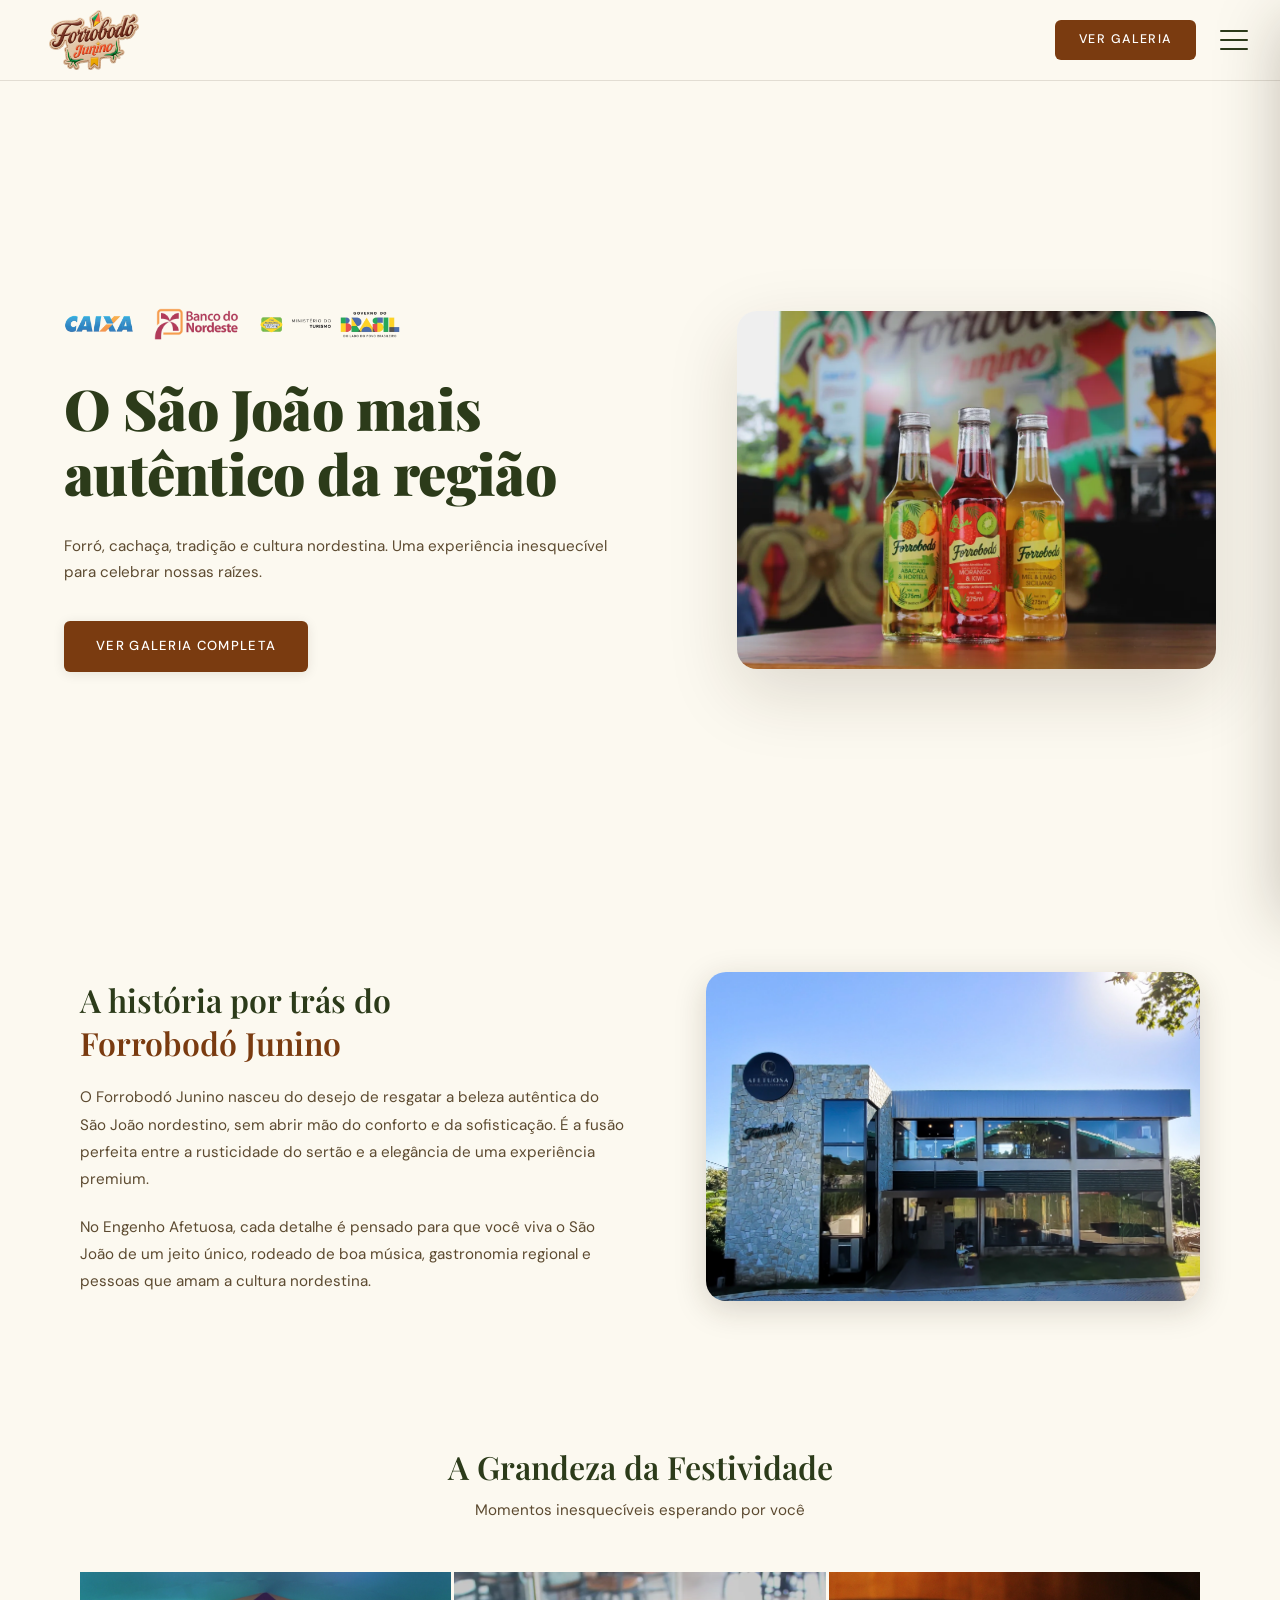
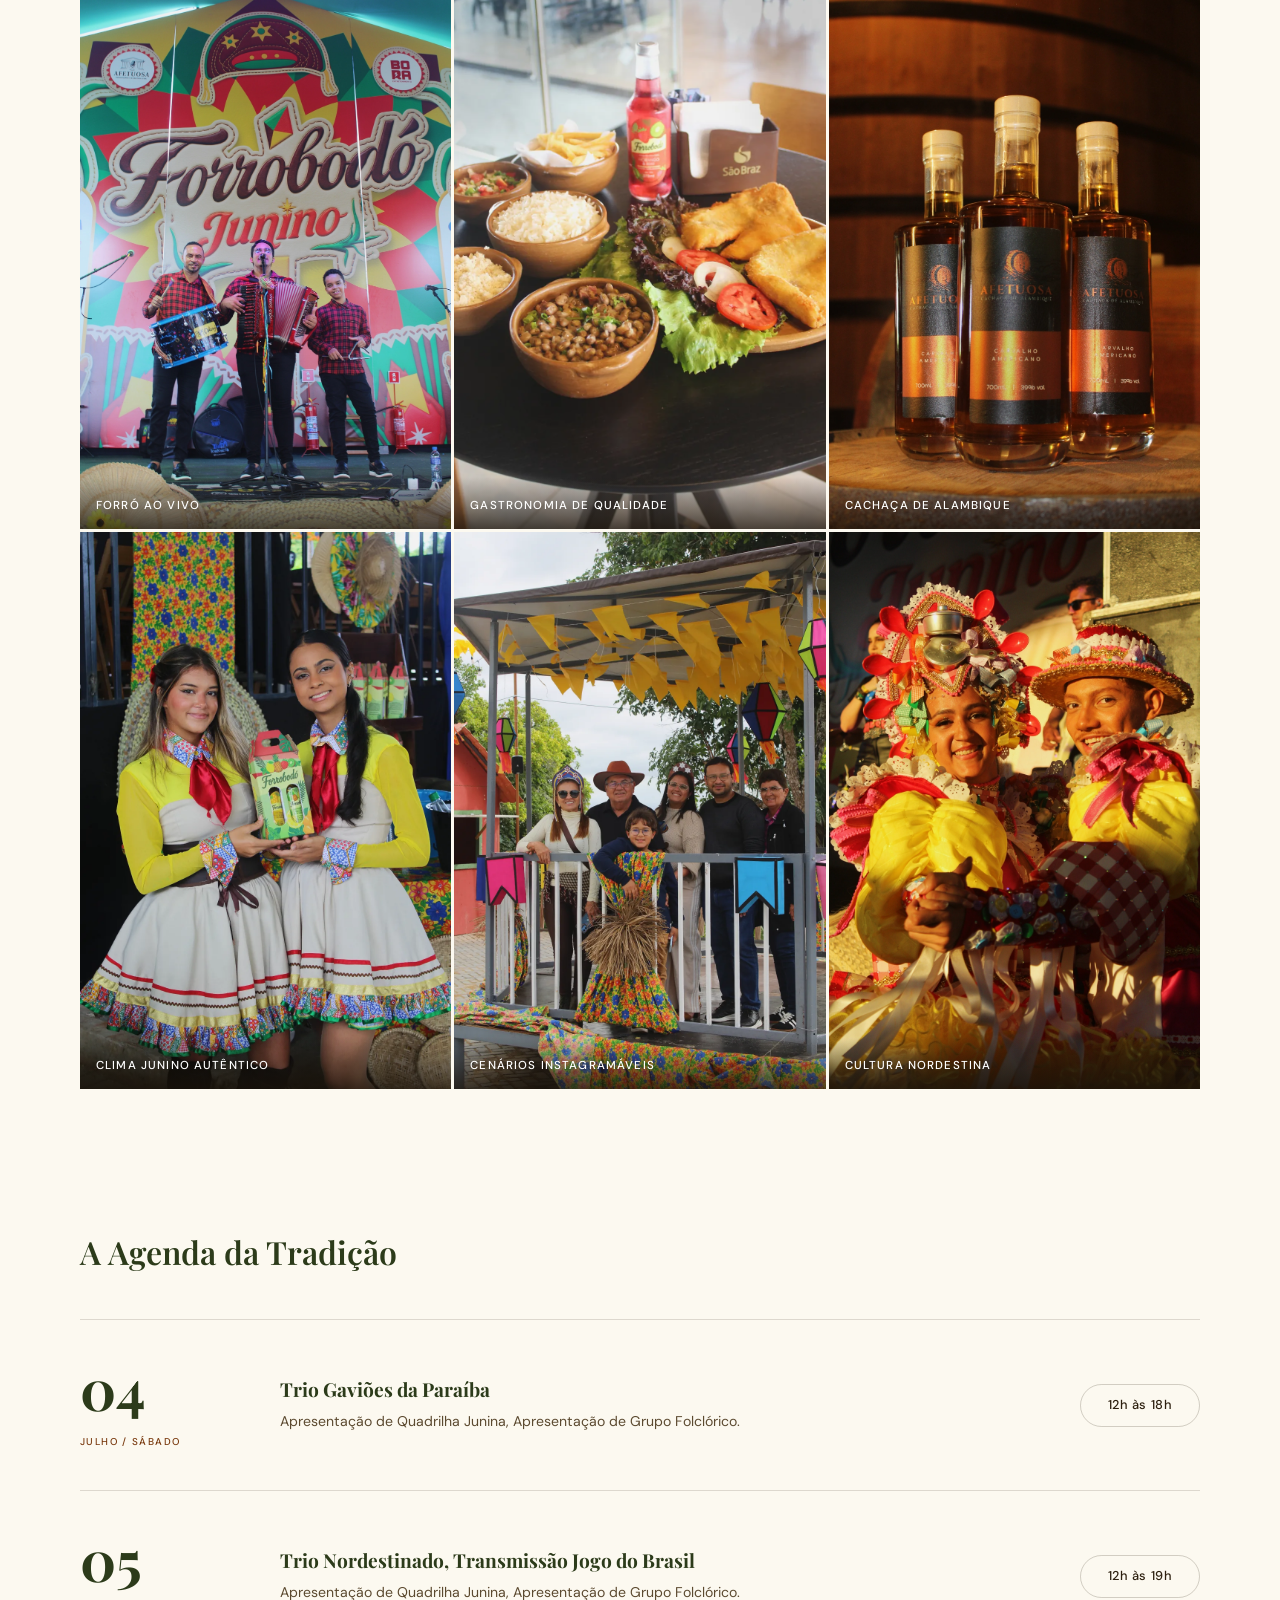
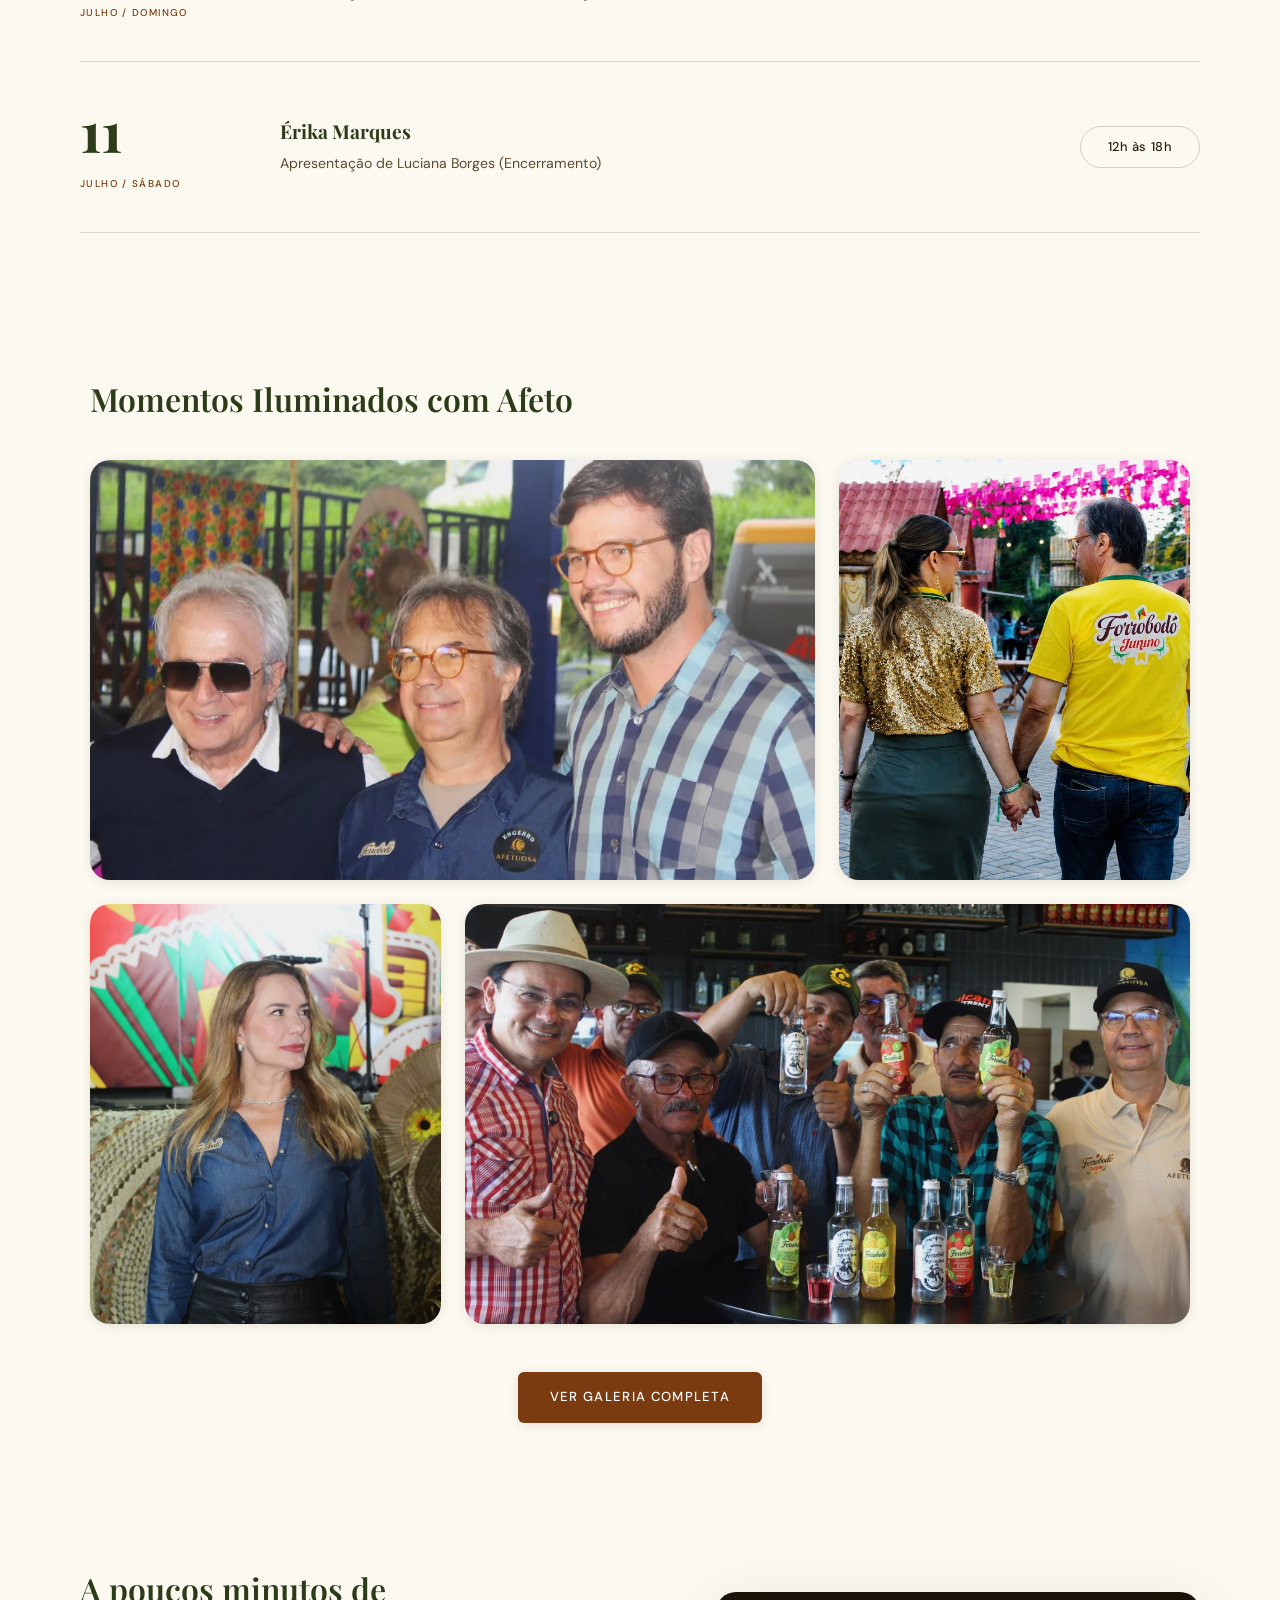
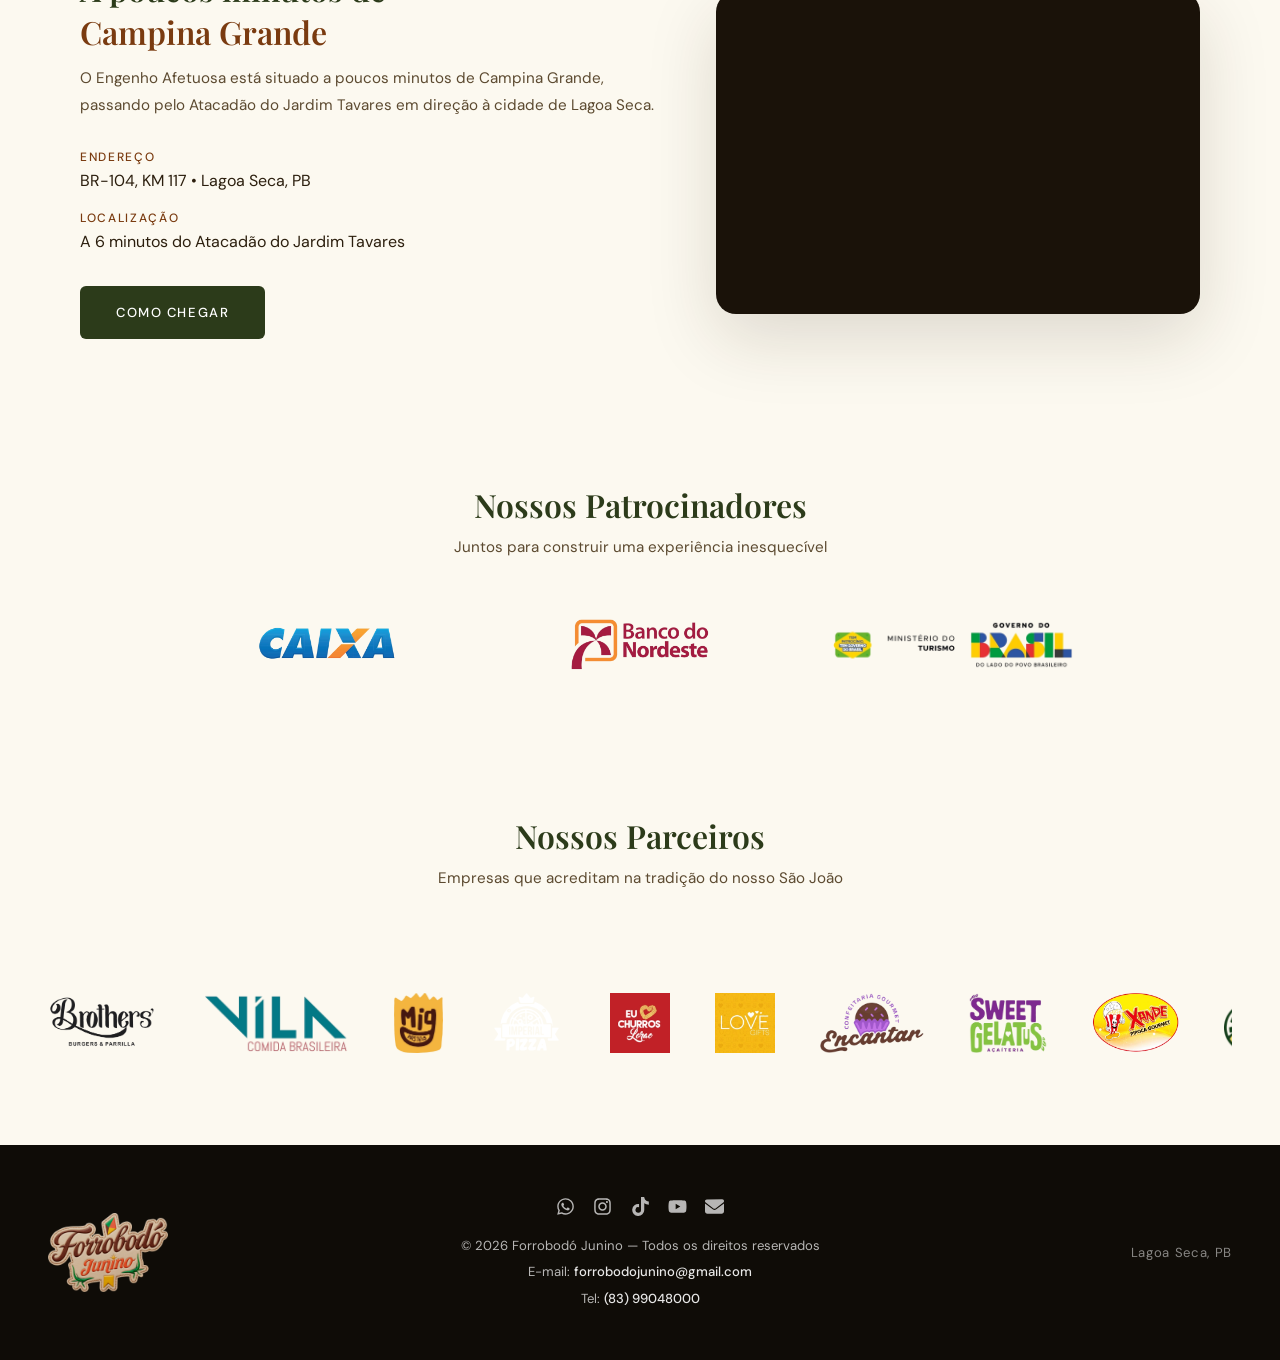
<file: index.html>
<!DOCTYPE html>
<html lang="pt-BR">

<head>
    <meta charset="UTF-8">
    <title>Forrobodó Junino | O São João mais autêntico da região</title>
    <meta name="viewport" content="width=device-width, initial-scale=1.0">
    <meta name="author" content="Forrobodó Junino">
    <meta name="description" content="Forrobodó Junino 2026 — O São João mais autêntico da região. Forró, cachaça, tradição e cultura nordestina no Engenho Afetuosa, em Lagoa Seca - PB, próximo a Campina Grande.">
    <meta name="robots" content="index, follow">

    <!-- Open Graph -->
    <meta property="og:title"
        content="Forrobodó Junino | O São João mais autêntico da região">
    <meta property="og:type" content="website">
    <meta property="og:description"
        content="O São João mais autêntico da região. Forró, tradição, cultura nordestina e experiências inesquecíveis no Engenho Afetuosa, em Lagoa Seca - PB.">
    <meta property="og:locale" content="pt_BR">
    <meta property="og:url"
        content="https://www.forrobodojunino.com.br/">
    <meta property="og:image"
        content="https://www.forrobodojunino.com.br/imagens/imagem-home-link.webp">
    <meta property="og:site_name"
        content="Forrobodó Junino">
    <link rel="canonical"
        href="https://www.forrobodojunino.com.br/">
        
    <!-- Fonts -->
    <link rel="preconnect" href="https://fonts.googleapis.com">

    <link rel="preconnect"
        href="https://fonts.gstatic.com"
        crossorigin>

    <link href="https://fonts.googleapis.com/css2?family=Playfair+Display:ital,wght@0,400;0,600;0,700;0,900;1,400;1,600;1,700&family=Cormorant+Garamond:ital,wght@0,300;0,400;0,600;1,300;1,400&family=DM+Sans:wght@300;400;500&display=swap"
        rel="stylesheet">

    <!-- Favicons -->
    <link rel="icon" href="imagens/favicon.ico" sizes="32x32">
    <link rel="icon" type="image/png" sizes="192x192" href="imagens/favicon-junino.png">
    <link rel="apple-touch-icon" href="imagens/apple-touch-icon.png">

    <!-- CSS -->
    <link rel="stylesheet" href="style.css">

    <!-- JavaScript -->
    <script src="script.js" defer></script>

    <!-- Schema.org -->
    <script type="application/ld+json">
    {
      "@context":"https://schema.org",
      "@type":"Event",
      "name":"Forrobodó Junino",
      "url":"https://www.forrobodojunino.com.br",
      "image":"https://www.forrobodojunino.com.br/imagens/imagem-home-link.webp",
      "startDate":"2026-06-05",
      "endDate":"2026-07-12",
      "description":"Evento realizado no Engenho Afetuosa, em Lagoa Seca - PB, celebrando o São João, o forró e a cultura nordestina.",
      "eventStatus":"https://schema.org/EventScheduled",
      "eventAttendanceMode":"https://schema.org/OfflineEventAttendanceMode",
      "location":{
        "@type":"Place",
        "name":"Engenho Afetuosa",
        "address":{
          "@type":"PostalAddress",
          "addressLocality":"Lagoa Seca",
          "addressRegion":"PB",
          "addressCountry":"BR"
        }
      },
      "organizer":{
        "@type":"Organization",
        "name":"Forrobodó Junino"
      }
    }
    </script>
</head>

<body>

<!-- Header -->
<header class="header">
    <a href="#home" class="header-logo-link">
        <img src="imagens/imagem-logo.webp" alt="Forrobodó Junino" class="logo-oficial header-logo">
    </a>
    <div class="header-acoes">
        <a href="galeria.html" target="_blank" rel="noopener noreferrer" class="header-cta">VER GALERIA</a>
        <button class="menu-hamburguer"
            aria-label="Abrir menu de navegação"
            aria-expanded="false">
            <span class="hamburguer-linha"></span>
            <span class="hamburguer-linha"></span>
            <span class="hamburguer-linha"></span>
        </button>
    </div>
</header>

<!-- Nav -->
<nav class="nav" aria-label="Menu principal">
    <div class="nav-header">
        <img src="imagens/imagem-logo.webp" alt="Forrobodó Junino" class="logo-oficial nav-logo">
        <button class="menu-fechar" aria-label="Fechar menu">✕</button>
    </div>
    <ul>
        <li><a href="#home">Home</a></li>
        <li><a href="#sobre">Sobre o Evento</a></li>
        <li><a href="#grandeza">Experiências</a></li>
        <li><a href="#programacao">Programação</a></li>
        <li><a href="#momentos">Momentos</a></li>
        <li><a href="#localizacao">Localização</a></li>
        <li><a href="galeria.html" class="momentos-link">Galeria</a></li>
    </ul>
    <div class="nav-social">
        <a href="https://wa.me/558399048000" target="_blank" rel="noopener noreferrer" aria-label="WhatsApp"><i class="icone icone-whatsapp" aria-hidden="true"></i></a>
        <a href="https://www.instagram.com/forrobodojunino/" target="_blank" rel="noopener noreferrer" aria-label="Instagram"><i class="icone icone-instagram" aria-hidden="true"></i></a>
        <a href="https://www.tiktok.com/@forrobodojunino" target="_blank" rel="noopener noreferrer" aria-label="TikTok"><i class="icone icone-tiktok" aria-hidden="true"></i></a>
        <a href="https://www.youtube.com/@Forrobodojunino" target="_blank" rel="noopener noreferrer" aria-label="YouTube"><i class="icone icone-youtube" aria-hidden="true"></i></a>
        <a href="mailto:forrobodojunino@gmail.com" aria-label="Email"><i class="icone icone-envelope" aria-hidden="true"></i></a>
    </div>
</nav>

<div class="menu-overlay" aria-hidden="true"></div>

<main>

<section id="home" class="home" aria-label="Início">
    <div class="home-esquerda animar">
        
        <div class="home-patrocinadores-grid">
            <div class="home-patrocinador-item">
                <img src="imagens/logo-caixa.webp" alt="Logo Caixa Econômica Federal" class="img-home-patrocinador">
            </div>
            <div class="home-patrocinador-item">
                <img src="imagens/logo-banco-do-nordeste.webp" alt="Logo Banco do Nordeste" class="img-home-patrocinador">
            </div>
            <div class="home-patrocinador-item">
                <img src="imagens/logo-ministerio-do-turismo.webp" alt="Logo Ministério do Turismo" class="img-home-patrocinador">
            </div>
        </div>
        <h1 class="home-titulo">O São João mais autêntico da região</h1>
        <p class="home-desc">Forró, cachaça, tradição e cultura nordestina. Uma experiência inesquecível para celebrar nossas raízes.</p>
        <div class="home-ctas">
            <a href="galeria.html" target="_blank" rel="noopener noreferrer" class="cta">VER GALERIA COMPLETA</a>
        </div>
    </div>

    <div class="home-direita animar">
        <div class="home-foto-container">
            <img src="imagens/imagem-home.webp" alt="Forrobodó Junino">
        </div>
    </div>
</section>

<!-- Sobre -->
<section id="sobre" class="sobre" aria-labelledby="sobre-titulo"> 
    <div class="sobre-conteudo">
        <div class="sobre-texto">
            <h2 id="sobre-titulo" class="animar">A história por trás do <span class="destaque">Forrobodó&nbsp;Junino</span></h2>
            <p class="animar">
                O Forrobodó Junino nasceu do desejo de resgatar a beleza autêntica do São João nordestino,
                sem abrir mão do conforto e da sofisticação. É a fusão perfeita entre a rusticidade do sertão
                e a elegância de uma experiência premium.
            </p>
            <p class="animar">
                No Engenho Afetuosa, cada detalhe é pensado para que você viva o São João de um jeito
                único, rodeado de boa música, gastronomia regional e pessoas que amam a cultura nordestina.
            </p>
        </div>
        <div class="sobre-foto-wrap animar">
            <div class="sobre-foto-container">
                <img src="imagens/engenho-horizontal.webp" alt="Foto da frente do Engenho Afetuosa"  class="sobre-foto">
            </div>
        </div>
    </div>
</section>

<!-- Grandeza / Experiências -->
<section id="grandeza" class="grandeza" aria-labelledby="grandeza-titulo">
    <div class="grandeza-header animar">
        <h2 id="grandeza-titulo" class="grandeza-eyebrow">A Grandeza da Festividade</h2>
        <p class="grandeza-sub">Momentos inesquecíveis esperando por você</p>
    </div>

    <div class="grandeza-grid">
        <div class="grandeza-item animar">
            <div class="grandeza-foto-container">
                <img src="imagens/imagem-forro.webp" alt="Trio de Forró com Sanfona, zabumba e triângulo" class="grandeza-foto"> 
            </div>
            <div class="grandeza-label">Forró ao vivo</div>
        </div>

        <div class="grandeza-item animar">
            <div class="grandeza-foto-container">
                <img src="imagens/imagem-comida.webp" alt="Pratos de Qualidade" class="grandeza-foto">
            </div>
            <div class="grandeza-label">Gastronomia de Qualidade</div>
        </div>

        <div class="grandeza-item animar">
            <div class="grandeza-foto-container">
                <img src="galeria/dia05-19.webp" alt="Cachaça de Alambique" class="grandeza-foto">
            </div>
            <div class="grandeza-label">Cachaça de Alambique</div>
        </div>

        <div class="grandeza-item animar">
            <div class="grandeza-foto-container">
                <img src="imagens/imagem-clima-junino.webp" alt="Retrato de meninas com roupas juninas" class="grandeza-foto">
            </div>
            <div class="grandeza-label">Clima Junino Autêntico</div>
        </div>

        <div class="grandeza-item animar">
            <div class="grandeza-foto-container">
                <img src="imagens/imagem-cenarios.webp" alt="Família tirando foto em um cenário" class="grandeza-foto">
            </div>
            <div class="grandeza-label">Cenários Instagramáveis</div>
        </div>

        <div class="grandeza-item animar">
            <div class="grandeza-foto-container">
                <img src="galeria/dia05-14.webp" alt="Foto de pessoas dançando quadrilha" class="grandeza-foto">
            </div>
            <div class="grandeza-label">Cultura Nordestina</div>
        </div>
    </div>
</section>

<!-- Programação -->
<section id="programacao" class="programacao" aria-labelledby="programacao-titulo">
    <div class="programacao-header animar">
        <div class="programacao-header-esquerda">
            <h2 id="programacao-titulo" class="programacao-titulo">A Agenda da Tradição</h2>
        </div>
    </div>

    <div class="programacao-lista">
        
        <div class="programacao-item animar">
            <div class="programacao-data">
                <span class="prog-dia">04</span>
                <span class="prog-mes">JULHO / SÁBADO</span>
            </div>
            <div class="programacao-info">
                <h3>Trio Gaviões da Paraíba</h3>
                <p class="prog-descricao">Apresentação de Quadrilha Junina, Apresentação de Grupo Folclórico.</p>
            </div>
            <div class="prog-horario-card">
                <span class="prog-horario-texto">12h às 18h</span>
            </div>
        </div>

        <div class="programacao-item animar">
            <div class="programacao-data">
                <span class="prog-dia">05</span>
                <span class="prog-mes">JULHO / DOMINGO</span>
            </div>
            <div class="programacao-info">
                <h3>Trio Nordestinado, Transmissão Jogo do Brasil</h3>
                <p class="prog-descricao">Apresentação de Quadrilha Junina, Apresentação de Grupo Folclórico.</p>
            </div>
            <div class="prog-horario-card">
                <span class="prog-horario-texto">12h às 19h</span>
            </div>
        </div>
        <div class="programacao-item animar">
            <div class="programacao-data">
                <span class="prog-dia">11</span>
                <span class="prog-mes">JULHO / SÁBADO</span>
            </div>
            <div class="programacao-info">
                <h3>Érika Marques</h3>
                <p class="prog-descricao">Apresentação de Luciana Borges (Encerramento)</p>
            </div>
            <div class="prog-horario-card">
                <span class="prog-horario-texto">12h às 18h</span>
            </div> 
        </div>
    </div>
</section>

<!-- Momentos -->
<section id="momentos" class="momentos" aria-labelledby="momentos-titulo">
    <div class="momentos-header animar">
        <h2 id="momentos-titulo" class="momentos-eyebrow">Momentos Iluminados com Afeto</h2>
    </div>
    <div class="momentos-grid">
        <div class="momentos-item animar">
            <img src="imagens/imagem-galeria1.webp" alt="Retrato de algumas pessoas junto com o prefeito de Campina Grande de 2026">
        </div>
        <div class="momentos-item animar">
            <img src="galeria/dia05-01.webp" alt="Retrato de uma família aproveitando o Forrobodó Junino">
        </div>
        <div class="momentos-item animar">
            <img src="imagens/imagem-galeria3.webp" alt="Retrato de uma pessoa aproveitando o Forrobodó Junino">
        </div>
        <div class="momentos-item animar">
            <img src="galeria/dia02-01.webp" alt="Retrato de pessoas aproveitando o Forrobodó Junino">
        </div>
    </div>
    <div class="momentos-cta animar">
        <a href="galeria.html" class="cta">VER GALERIA COMPLETA</a>
    </div>
</section>

<!-- Localização -->
<section id="localizacao" class="localizacao" aria-labelledby="localizacao-titulo">
    <div class="localizacao-conteudo">
        <div class="localizacao-texto animar">
            <h2 id="localizacao-titulo">A poucos minutos de <span class="destaque">Campina&nbsp;Grande</span></h2>

            <p>O Engenho Afetuosa está situado a poucos minutos de Campina Grande, passando pelo Atacadão do Jardim Tavares em direção à cidade de Lagoa Seca.</p>

            <div class="localizacao-detalhes">
                <div class="detalhe-item">
                    <span class="detalhe-label">ENDEREÇO</span>
                    <p class="detalhe-info">BR-104, KM 117 • Lagoa Seca, PB</p>
                </div> 
                <div class="detalhe-item">
                    <span class="detalhe-label">LOCALIZAÇÃO</span>
                    <p class="detalhe-info">A 6 minutos do Atacadão do Jardim Tavares</p>
                </div>
            </div>

            <a href="https://maps.app.goo.gl/2kwGEhdED6CkqDXu7" target="_blank" rel="noopener noreferrer" class="cta-como-chegar">COMO CHEGAR</a>
        </div>

        <div class="localizacao-mapa-wrap animar">
            <div class="localizacao-mapa-card">
                <iframe
                    title="Localização do Engenho Afetuosa no Google Maps"
                    src="https://www.google.com/maps/embed?pb=!1m18!1m12!1m3!1d3958.5926379602743!2d-35.86310492642866!3d-7.172997692831828!2m3!1f0!2f0!3f0!3m2!1i1024!2i768!4f13.1!3m3!1m2!1s0x7ac2100137a2be1%3A0x2b2fd2abdd67733a!2sCacha%C3%A7a%20Afetuosa!5e0!3m2!1spt-BR!2sbr!4v1780839650477!5m2!1spt-BR!2sbr"
                    style="border:0;"
                    allowfullscreen=""
                    loading="lazy"
                    referrerpolicy="no-referrer-when-downgrade">
                </iframe>
            </div>
        </div>
    </div>
</section>

<section id="parceiros" class="parceiros animar" aria-labelledby="patrocinadores-titulo">
    <div class="parceiros-conteudo">
        <div class="grandeza-header">
            <h2 id="patrocinadores-titulo" class="grandeza-eyebrow">Nossos Patrocinadores</h2>
            <p class="grandeza-sub">Juntos para construir uma experiência inesquecível</p>
        </div>
        
        <div class="patrocinadores-grid">
            <div class="patrocinador-item">
                <img src="imagens/logo-caixa.webp" alt="Logo Patrocinador 1" class="img-patrocinador">
            </div>
            <div class="patrocinador-item">
                <img src="imagens/logo-banco-do-nordeste.webp" alt="Logo Patrocinador 2" class="img-patrocinador">
            </div>
            <div class="patrocinador-item">
                <img src="imagens/logo-ministerio-do-turismo.webp" alt="Logo Patrocinador 3" class="img-patrocinador">
            </div>
        </div>
    </div>
</section>

<section id="parceiros-secundarios" class="parceiros animar" aria-labelledby="parceiros-titulo">
    <div class="parceiros-conteudo">
        <div class="grandeza-header">
            <h2 id="parceiros-titulo" class="grandeza-eyebrow">Nossos Parceiros</h2>
            <p class="grandeza-sub">Empresas que acreditam na tradição do nosso São João</p>
        </div>
        
        <div class="parceiros-carrossel-container">
            <div class="parceiros-carrossel-track"> 
                <div class="parceiros-grupo">
                    <img src="imagens/imagem-brothers.webp" alt="Logo Brother`s Burgers & Parrilla">
                    <img src="imagens/imagem-vila.webp" alt="Logo Vila Comida Brasileira"> 
                    <img src="imagens/imagem-mig.webp" alt="Logo Mig Pastéis">
                    <img src="imagens/imagem-imperial.webp" alt="Logo Imperial Pizza">
                    <img src="imagens/imagem-churros.webp" alt="Logo Churros Lorac">
                    <img src="imagens/imagem-love.webp" alt="Logo Love Gifts">
                    <img src="imagens/imagem-encantar.webp" alt="Logo Confeitaria Gourmet Encantar">
                    <img src="imagens/imagem-sweet.webp" alt="Logo Sweet Gelatus Açaíteria">
                    <img src="imagens/imagem-pipoca.webp" alt="Logo Xande Pipoca Gourmet">
                    <img src="imagens/imagem-caminho.webp" alt="Logo Caminho dos Engenhos">
                    <img src="imagens/imagem-lagoa-seca.webp" alt="Logo Artesanato de Lagoa Seca">
                </div>

                <div class="parceiros-grupo" aria-hidden="true">
                    <img src="imagens/imagem-brothers.webp" alt="Logo Brother`s Burgers & Parrilla">
                    <img src="imagens/imagem-vila.webp" alt="Logo Vila Comida Brasileira"> 
                    <img src="imagens/imagem-mig.webp" alt="Logo Mig Pastéis">
                    <img src="imagens/imagem-imperial.webp" alt="Logo Imperial Pizza">
                    <img src="imagens/imagem-churros.webp" alt="Logo Churros Lorac">
                    <img src="imagens/imagem-love.webp" alt="Logo Love Gifts">
                    <img src="imagens/imagem-encantar.webp" alt="Logo Confeitaria Gourmet Encantar">
                    <img src="imagens/imagem-sweet.webp" alt="Logo Sweet Gelatus Açaíteria">
                    <img src="imagens/imagem-pipoca.webp" alt="Logo Xande Pipoca Gourmet">
                    <img src="imagens/imagem-caminho.webp" alt="Logo Caminho dos Engenhos">
                    <img src="imagens/imagem-lagoa-seca.webp" alt="Logo Artesanato de Lagoa Seca">
                </div>
            </div>
        </div>
    </div>
</section>

<!-- Chamada Final 
<section id="chamada-final" class="chamada-final" aria-label="Chamada para compra de ingressos">
    <div class="chamada-final-conteudo animar">
        <h2>Sua cadeira está posta, a sanfona já vai começar.</h2>
        <p>Venha viver a verdadeira essência do São João, onde o arrasta-pé e a tradição se encontram.</p>
    </div>
</section>
-->

</main>

<!-- Footer -->
<footer class="footer">
    <div class="footer-logo-wrap">
        <a href="#home" class="header-logo-link">
            <img src="imagens/imagem-logo.webp" alt="Forrobodó Junino" class="logo-oficial footer-logo">
        </a>
    </div>
    <div class="footer-info">
        <div class="footer-social">
            <a href="https://wa.me/558399048000" target="_blank" rel="noopener noreferrer" aria-label="WhatsApp"><i class="icone icone-whatsapp" aria-hidden="true"></i></a>
            <a href="https://www.instagram.com/forrobodojunino/" target="_blank" rel="noopener noreferrer" aria-label="Instagram"><i class="icone icone-instagram" aria-hidden="true"></i></a>
            <a href="https://www.tiktok.com/@forrobodojunino" target="_blank" rel="noopener noreferrer" aria-label="TikTok"><i class="icone icone-tiktok" aria-hidden="true"></i></a>
            <a href="https://www.youtube.com/@Forrobodojunino" target="_blank" rel="noopener noreferrer" aria-label="YouTube"><i class="icone icone-youtube" aria-hidden="true"></i></a>
            <a href="mailto:forrobodojunino@gmail.com" aria-label="Email"><i class="icone icone-envelope" aria-hidden="true"></i></a>
    </div>
        <p>© 2026 Forrobodó Junino — Todos os direitos reservados</p>
        <p>E-mail: <a href="mailto:forrobodojunino@gmail.com">forrobodojunino@gmail.com</a></p>
        <p>Tel: <a href="https://wa.me/558399048000" target="_blank" rel="noopener noreferrer" aria-label="Contato via WhatsApp: 55 (83) 9904-8000">(83) 99048000</a></p>
    </div>
    <div class="footer-local">
        <p>Lagoa Seca, PB</p>
    </div>
</footer>

</body>
</html>
</file>
<file: style.css>
@charset "UTF-8";

/*
ARQUITETURA CSS — FORROBODÓ JUNINO
1. ROOT
2. RESET
3. BASE
4. ELEMENTOS GLOBAIS
5. LAYOUT (header, main, footer)
6. COMPONENTES (cta, menu, overlay, nav, logo)
7. SECTIONS
8. ANIMAÇÕES
9. RESPONSIVIDADE
*/

/* 1. ROOT */

:root {
    color-scheme: light;

    --cor-creme:          #FCF9F0;
    --cor-creme-escuro:   #D0CFCA;
    --cor-verde:          #2C3B1A;
    --cor-verde-medio:    #3D5225;
    --cor-marrom:         #7A3B10;
    --cor-marrom-hover:   #5E2D0C;
    --cor-dourado:        #C8922A;
    --cor-dourado-claro:  #E8B84B;
    --cor-escuro:         #1A1209;
    --cor-dark-footer:    #0F0C07;
    --cor-texto:          #2C1F0E;
    --cor-texto-leve:     #5C4A30;
    --cor-branca:         #FFFFFF;

    --fonte-display:  'Playfair Display', Georgia, serif;
    --fonte-elegante: 'Cormorant Garamond', Georgia, serif;
    --fonte-ui:       'DM Sans', Arial, sans-serif;

    /* espaço vertical padrão das seções (em cima e embaixo) */
    --espaco-secao: 72px;

    --radius-sm: 6px;
    --radius-md: 12px;
    --radius-lg: 20px;

    --transition: 0.3s ease;

    --shadow-sm: 0 2px 12px rgba(44, 31, 14, 0.10);
    --shadow-md: 0 8px 32px rgba(44, 31, 14, 0.18);
    --shadow-lg: 0 20px 60px rgba(44, 31, 14, 0.25);
}

/* 2. RESET */

* {
    margin: 0;
    padding: 0;
    box-sizing: border-box;
}

:focus-visible {
    outline: 2px solid var(--cor-marrom);
    outline-offset: 3px;
    border-radius: 4px;
}

/* 3. BASE */

html {
    scroll-behavior: smooth;
    scroll-padding-top: 0px; 
}

body {
    font-family: var(--fonte-ui);
    font-size: 1rem;
    line-height: 1.6;
    background-color: var(--cor-creme);
    color: var(--cor-texto);
    margin: 0;
    padding: 0;
}

body.menu-aberto {
    overflow: hidden;
}

/* 4. ELEMENTOS GLOBAIS */

section {
    scroll-margin-top: 80px;
}

/* Títulos de seção: mesmo padrão em todas (igual ao site da Cachaça Forrobodó) */
section h2 {
    font-family: var(--fonte-display);
    font-size: 2rem;
    font-weight: 600;
    color: var(--cor-verde);
    line-height: 1.35;
}

/* palavra principal do título: vai para a linha de baixo, em marrom */
.destaque {
    display: block;
    color: var(--cor-marrom);
}

strong {
    color: var(--cor-marrom);
}

ul {
    list-style: none;
}

a {
    font-family: inherit;
    text-decoration: none;
    transition: color var(--transition);
}

img {
    max-width: 100%;
    display: block;
}

/* 5. LAYOUT */

/* Header */

.header {
    position: fixed;
    top: 0;
    left: 0;
    width: 100%;
    height: 80px;
    padding: 0 24px;
    display: flex;
    align-items: center;
    justify-content: space-between;
    background-color: var(--cor-creme);
    z-index: 980;
    box-shadow: 0 1px 0 rgba(44, 31, 14, 0.12);
    transition: box-shadow var(--transition);
}

.header-logo-link {
    display: flex;
    align-items: center;
}

.header-acoes {
    display: flex;
    align-items: center;
    gap: 16px;
}

.header-cta {
    display: inline-block;
    padding: 10px 24px;
    background-color: var(--cor-marrom);
    color: var(--cor-branca);
    font-family: var(--fonte-ui);
    font-size: 0.78rem;
    font-weight: 500;
    letter-spacing: 0.12em;
    border-radius: var(--radius-sm);
    transition: background-color var(--transition), transform var(--transition);
}

.header-cta:hover {
    background-color: var(--cor-marrom-hover);
    transform: translateY(-1px);
}

/* Main */

main {
    margin-top: 80px;
}

/* Footer */

.footer {
    display: grid;
    grid-template-columns: 1fr auto 1fr;
    align-items: center;
    padding: 48px;
    background-color: var(--cor-dark-footer);
    color: var(--cor-branca);
}

.footer-logo-wrap {
    display: flex;
    align-items: center;
}

.footer-info {
    text-align: center;
    font-size: 0.82rem;
    line-height: 2;
    color: rgba(255, 255, 255, 0.7);
}

.footer-info a {
    color: rgba(255, 255, 255, 0.9);
    font-weight: 500;
}

.footer-info a:hover {
    color: var(--cor-marrom);
}

.footer-local {
    text-align: right;
    font-size: 0.82rem;
    color: rgba(255, 255, 255, 0.5);
    letter-spacing: 0.05em;
}

.footer-social {
    display: flex;
    justify-content: center;
    gap: 18px;
    margin-bottom: 14px;
}
.footer-social .icone {
    font-size: 1.2rem;
    color: rgba(255, 255, 255, 0.7);
    transition: color var(--transition), transform var(--transition);
}
.footer-social a:hover .icone {
    color: var(--cor-marrom);
    transform: translateY(-2px);
}

/* 6. COMPONENTES */

/* Logo */

.logo-oficial {
    height: auto;
    object-fit: contain;
    transition: transform var(--transition);
}

.header-logo {
    width: 140px;
    max-height: 60px;
    display: block;
}

.header-logo-link:hover .header-logo {
    transform: scale(1.03);
}

.icone {
    display: inline-block;
    width: 1em;
    height: 1em;
    vertical-align: middle;
    background-color: currentColor;
    -webkit-mask-repeat: no-repeat;
    mask-repeat: no-repeat;
    -webkit-mask-position: center;
    mask-position: center;
    -webkit-mask-size: contain;
    mask-size: contain;
}
.icone-whatsapp  { 
    -webkit-mask-image: url("contato/whatsapp.svg");  mask-image: url("contato/whatsapp.svg"); 
}
.icone-envelope  { 
    -webkit-mask-image: url("contato/envelope.svg");  mask-image: url("contato/envelope.svg"); 
}
.icone-instagram { 
    -webkit-mask-image: url("contato/instagram.svg"); mask-image: url("contato/instagram.svg"); 
}
.icone-youtube { 
    -webkit-mask-image: url("contato/youtube.svg");   mask-image: url("contato/youtube.svg"); 
}
.icone-tiktok    { 
    -webkit-mask-image: url("contato/tiktok.svg");    mask-image: url("contato/tiktok.svg"); 
}

.nav-logo {
    width: 110px;
    max-height: 52px;
    display: block;
}

.footer-logo {
    width: 120px;
    display: block;
    opacity: 0.9;
    transition: opacity var(--transition);
}

.footer-logo:hover {
    opacity: 1;
}

/* CTA */

.cta {
    display: inline-block;
    padding: 16px 32px;
    background-color: var(--cor-marrom);
    color: var(--cor-branca);
    border-radius: var(--radius-sm);
    font-family: var(--fonte-ui);
    font-size: 0.82rem;
    font-weight: 500;
    letter-spacing: 0.1em;
    text-align: center;
    transition: background-color var(--transition), transform var(--transition), box-shadow var(--transition);
    box-shadow: var(--shadow-sm);
    line-height: 1.4;
}

.cta:hover {
    background-color: var(--cor-marrom-hover);
    transform: translateY(-3px);
    box-shadow: var(--shadow-md);
}

/* Menu Hambúrguer */

.menu-hamburguer {
    background: none;
    border: none;
    cursor: pointer;
    display: flex;
    flex-direction: column;
    align-items: center;
    justify-content: center;
    gap: 7px;
    padding: 8px;
    transition: transform 0.2s ease;
}

.menu-hamburguer:hover {
    transform: translateY(-2px);
}

.hamburguer-linha {
    display: block;
    width: 28px;
    height: 2px;
    background-color: var(--cor-verde);
    border-radius: 2px;
    /* cada linha vira uma camada própria, que o navegador encaixa em pixels
       inteiros da tela: as 3 ficam com a mesma espessura em qualquer zoom */
    will-change: transform;
    transition: var(--transition);
}

.menu-fechar {
    background: none;
    border: none;
    font-size: 1.4rem;
    cursor: pointer;
    color: var(--cor-marrom);
    width: 42px;
    height: 42px;
    border-radius: 50%;
    display: flex;
    align-items: center;
    justify-content: center;
    transition: background-color var(--transition), color var(--transition);
}

.menu-fechar:hover {
    color: var(--cor-marrom-hover);
}

/* Overlay */

.menu-overlay {
    position: fixed;
    inset: 0;
    background-color: rgba(26, 18, 9, 0.4);
    z-index: 990;
    opacity: 0;
    pointer-events: none;
    transition: opacity var(--transition);
}

.menu-overlay.ativo {
    opacity: 1;
    pointer-events: all;
}

/* Nav */

.nav {
    position: fixed;
    top: 0;
    right: 0;
    width: min(320px, 80vw);
    height: 100dvh;
    background-color: var(--cor-creme);
    display: flex;
    flex-direction: column;
    transform: translateX(100%);
    transition: transform 0.35s ease;
    z-index: 1001;
    box-shadow: var(--shadow-lg);
}

.nav.ativo {
    transform: translateX(0);
}

.nav-header {
    height: 72px;
    display: flex;
    align-items: center;
    justify-content: space-between;
    padding: 0 20px;
    border-bottom: 1px solid var(--cor-creme-escuro);
    flex-shrink: 0;
}

.nav ul {
    overflow-y: auto;
    padding: 0;
}

.nav li a {
    display: block;
    padding: 18px 20px;
    font-family: var(--fonte-ui);
    font-size: 0.9rem;
    font-weight: 400;
    letter-spacing: 0.06em;
    text-transform: uppercase;
    color: var(--cor-texto);
    border-bottom: 1px solid var(--cor-creme-escuro);
    transition: color var(--transition), padding-left var(--transition);
}

.nav li a:hover {
    color: var(--cor-marrom);
    padding-left: 28px;
}

.nav-social {
    display: flex;
    justify-content: center;
    gap: 24px;
    padding: 24px 20px 32px;
    margin-top: auto;
    flex-shrink: 0;
}
.nav-social .icone {
    font-size: 1.4rem;
    color: var(--cor-marrom);
    transition: color var(--transition), transform var(--transition);
}
.nav-social a:hover .icone {
    color: var(--cor-marrom-hover);
    transform: translateY(-3px);
}
/* 7. SECTIONS */

/* Home */

.home {
    display: grid;
    grid-template-columns: 1.3fr 1fr;            /* texto é o protagonista */
    align-items: center;
    gap: clamp(32px, 4vw, 96px);
    /* ocupa a tela toda, descontando o header fixo de 80px */
    min-height: calc(100vh - 80px);  /* fallback p/ navegadores antigos */
    min-height: calc(100svh - 80px);
    padding-block: clamp(40px, 4vw, 80px);
    padding-inline: clamp(40px, 5vw, 120px);
    /* evita que o conteúdo se espalhe demais em monitores ultrawide */
    max-width: 2400px;
    margin-inline: auto;
    background-color: var(--cor-creme);
}

.home-esquerda {
    display: flex;
    flex-direction: column;
    justify-content: center;
    gap: clamp(28px, 2vw, 40px);
}

.home-banner-patrocinios {
    width: 100%;
    max-width: 420px;
}

.img-banner-patrocinios {
    width: 100%;
    height: auto;
    display: block;
    object-fit: contain;
}

.home-titulo {
    font-family: var(--fonte-display);
    /* acompanha a largura e a altura da tela, o que for menor */
    font-size: clamp(2.6rem, min(4.4vw, 9vh), 7.5rem);
    font-weight: 900;
    line-height: 1.15;
    color: var(--cor-verde);
    letter-spacing: -0.01em;
    max-width: 11em;
}

.home-desc {
    font-family: var(--fonte-ui);
    font-size: clamp(0.95rem, 1.05vw, 1.6rem);
    color: var(--cor-texto-leve);
    line-height: 1.7;
    max-width: 36em;
}

/* mesmo tamanho no botão do home e no "Ver galeria completa" dos Momentos */
.home-ctas .cta,
.momentos-cta .cta {
    font-size: clamp(0.82rem, 0.8vw, 1.1rem);
    padding: clamp(16px, 1.1vw, 22px) clamp(32px, 2.2vw, 48px);
}

.home-ctas {
    display: flex;
    align-items: center;
    gap: 32px;
    margin-top: 8px;
    flex-wrap: wrap;
}

.patrocinadores-grid .patrocinador-item:nth-child(3) {
    max-width: 260px; 
}

.cta-secundario {
    font-family: var(--fonte-ui);
    font-size: 0.78rem;
    font-weight: 500;
    letter-spacing: 0.1em;
    text-transform: uppercase;
    color: var(--cor-texto);
    transition: color var(--transition);
}

.cta-secundario:hover {
    color: var(--cor-marrom);
}

.home-direita {
    width: 100%;
    display: flex;
    align-items: center;
}

.home-foto-container {
    width: 100%;
    /* cresce com a largura da coluna, mas nunca passa de ~60% da altura útil da tela */
    max-width: calc((100vh - 80px) * 0.6 * 4 / 3);
    max-width: calc((100svh - 80px) * 0.6 * 4 / 3);
    aspect-ratio: 4 / 3;
    margin: 0 auto;
    border-radius: var(--radius-lg);
    overflow: hidden;
    box-shadow: 0 24px 70px rgba(44, 31, 14, 0.15);
}

.home-foto-container img {
    width: 100%;
    height: 100%;
    object-fit: cover;
    display: block;
}

.home-patrocinadores-grid {
    display: grid;
    /* logos crescem junto com a tela */
    grid-template-columns: clamp(70px, 4.8vw, 130px) clamp(85px, 5.8vw, 160px) clamp(140px, 9.5vw, 260px);
    gap: clamp(20px, 1.6vw, 40px);
    align-items: center;
    justify-content: start;
    width: 100%;
    margin-bottom: 8px;
}

.home-patrocinador-item {
    width: 100%;
    opacity: 0.85;
    transition: opacity var(--transition), transform var(--transition);
}


.home-patrocinador-item:hover {
    opacity: 1;
    transform: scale(1.03);
}

.img-home-patrocinador {
    width: 100%;
    height: auto;
    object-fit: contain;
    display: block;
}

/* Sobre */

.sobre {
    background-color: var(--cor-creme);
    max-width: 100%;
    padding: var(--espaco-secao) 80px;
}

.sobre-conteudo {
    max-width: 1200px;
    margin: 0 auto;
    display: grid;
    grid-template-columns: 1.05fr 0.95fr;
    gap: 80px;
    align-items: center;
}

.sobre-texto {
    display: flex;
    flex-direction: column;
    gap: 20px;
}

.sobre-texto h2 {
    margin: 0;
}

.sobre-texto p {
    font-size: 0.95rem;
    color: var(--cor-texto-leve);
    line-height: 1.8;
}

.sobre-foto-wrap {
    position: relative;
    width: 100%;
}

.sobre-foto {
    width: 100%;
    aspect-ratio: 1000 / 667;
    max-height: 600px;
    object-fit: cover;
    object-position: center top;
    border-radius: var(--radius-lg);
    display: block;
    box-shadow: var(--shadow-md);
}

/* Grandeza / Experiências */

.grandeza {
    background-color: var(--cor-creme);
    max-width: 100%;
    padding: var(--espaco-secao) 80px;
}

.grandeza-header {
    max-width: 1200px;
    margin: 0 auto 48px;
    text-align: center;
}

.grandeza-eyebrow {
    margin-bottom: 8px;
}

.grandeza-sub {
    font-family: var(--fonte-ui);
    font-size: 0.95rem;
    color: var(--cor-texto-leve);
    line-height: 1.8;
}

.grandeza-grid {
    max-width: 1200px;
    margin: 0 auto;
    display: grid;
    grid-template-columns: repeat(3, 1fr);
    gap: 3px;
}

.grandeza-item {
    position: relative;
    overflow: hidden;
    aspect-ratio: 2 / 3;
    cursor: pointer;
}

.grandeza-foto-container {
    width: 100%;
    height: 100%;
    overflow: hidden;
}

.grandeza-item img {
    width: 100%;
    height: 100%;
    object-fit: cover;
    object-position: center;
    display: block;
    transition: transform 0.5s ease;
}

.grandeza-item:hover img {
    transform: scale(1.06);
}

.grandeza-label {
    position: absolute;
    bottom: 0;
    left: 0;
    right: 0;
    padding: 20px 16px 14px;
    background: linear-gradient(transparent, rgba(26, 18, 9, 0.75));
    font-family: var(--fonte-ui);
    font-size: 0.72rem;
    font-weight: 500;
    letter-spacing: 0.1em;
    text-transform: uppercase;
    color: var(--cor-branca);
    z-index: 2;
}

/* Programação */

.programacao {
    background-color: var(--cor-creme);
    max-width: 100%;
    padding: var(--espaco-secao) 80px;
}

.programacao-header {
    max-width: 1200px;
    margin: 0 auto;
    display: grid;
    grid-template-columns: 1fr 1fr;
    gap: 48px;
    align-items: start;
    padding-bottom: 48px;
    border-bottom: 1px solid rgba(44, 31, 14, 0.15);
}

.programacao-header-esquerda {
    display: flex;
    flex-direction: column;
    gap: 6px;
}

.programacao-titulo {
    line-height: 1.2;
}

.programacao-lista {
    max-width: 1200px;
    margin: 0 auto;
    display: flex;
    flex-direction: column;
}

.programacao-item {
    display: grid;
    grid-template-columns: 160px 1fr auto;
    gap: 40px;
    align-items: center;
    padding: 40px 0;
    border-bottom: 1px solid rgba(44, 31, 14, 0.15);
    transition: background-color var(--transition);
}

.programacao-item:hover {
    background-color: rgba(200, 146, 42, 0.04);
}

.programacao-data {
    display: flex;
    flex-direction: column;
    gap: 2px;
}

.prog-dia {
    font-family: var(--fonte-display);
    font-size: 3.5rem;
    font-weight: 700;
    color: var(--cor-verde);
    line-height: 1;
    margin-bottom: 16px;
}

.prog-mes {
    font-family: var(--fonte-ui);
    font-size: 0.62rem;
    letter-spacing: 0.14em;
    text-transform: uppercase;
    color: var(--cor-marrom);
    font-weight: 500;
}

.programacao-info {
    display: flex;
    flex-direction: column;
    gap: 8px;
}

.programacao-info h3 {
    font-family: var(--fonte-display);
    font-size: 1.2rem;
    font-weight: 700;
    color: var(--cor-verde);
    line-height: 1.3;
}

.prog-descricao {
    font-family: var(--fonte-ui);
    font-size: 0.88rem;
    color: var(--cor-texto-leve);
    line-height: 1.65;
    max-width: 520px;
}

.prog-horario-card {
    display: flex;
    align-items: center;
    justify-content: center;
    border: 1px solid rgba(44, 31, 14, 0.2);
    border-radius: 999px;
    padding: 10px 22px;
    min-width: 120px;
    white-space: nowrap;
    background-color: transparent;
}

.prog-horario-texto {
    font-family: var(--fonte-ui);
    font-size: 0.8rem;
    font-weight: 500;
    color: var(--cor-texto);
    letter-spacing: 0.04em;
}

/* Momentos */

.momentos {
    background-color: var(--cor-creme);
    max-width: 100%;
    padding: var(--espaco-secao) 80px;
}

.momentos-header {
    max-width: 1100px;              /* mesma largura da .momentos-grid, para alinhar com as fotos */
    margin: 0 auto 40px;
    display: flex;
    justify-content: space-between;
    align-items: center;
}


/* botão "Ver galeria completa", centralizado abaixo das fotos */
.momentos-cta {
    display: flex;
    justify-content: center;
    margin-top: 48px;
}

.momentos-link {
    font-family: var(--fonte-ui);
    font-size: 0.72rem;
    font-weight: 500;
    letter-spacing: 0.12em;
    text-transform: uppercase;
    color: var(--cor-marrom);
    transition: color var(--transition);
}

.momentos-link:hover {
    color: var(--cor-marrom-hover);
}

.momentos-grid {
    max-width: 1100px;
    margin: 0 auto;
    display: grid;
    grid-template-columns: repeat(12, 1fr);
    gap: 24px;
    grid-template-rows: repeat(2, clamp(280px, 34vw, 420px));
}

.momentos-item {
    border-radius: var(--radius-lg);
    overflow: hidden;
    box-shadow: var(--shadow-sm);
    transition: transform var(--transition);
}

.momentos-item img {
    width: 100%;
    height: 100%;
    object-fit: cover;
    display: block;
    transition: transform 0.5s ease;
}

.momentos-item:hover img {
    transform: scale(1.04);
}

.momentos-item:nth-child(1) {
    grid-column: 1 / span 8;
    grid-row: 1;
}

.momentos-item:nth-child(2) {
    grid-column: 9 / span 4;
    grid-row: 1;
}

.momentos-item:nth-child(3) {
    grid-column: 1 / span 4;
    grid-row: 2;
}

.momentos-item:nth-child(4) {
    grid-column: 5 / span 8;
    grid-row: 2;
}

/* Localização */

.localizacao {
    background-color: var(--cor-creme);
    max-width: 100%;
    padding: var(--espaco-secao) 80px;
}

.localizacao-conteudo {
    max-width: 1200px;
    margin: 0 auto;
    display: grid;
    grid-template-columns: 1.2fr 1fr;    /* texto um pouco mais largo que o mapa */
    gap: 56px;
    align-items: center;
}

.localizacao-texto {
    display: flex;
    flex-direction: column;
}

.localizacao-texto h2 {
    margin-bottom: 12px;
}

/* só o parágrafo de descrição (antes a regra pegava também os textos de endereço) */
.localizacao-texto > p {
    font-size: 0.95rem;
    color: var(--cor-texto-leve);
    line-height: 1.8;
    margin-bottom: 28px;
}

.localizacao-detalhes {
    display: flex;
    flex-direction: column;
    gap: 16px;
    margin-bottom: 32px;
}

.detalhe-item {
    display: flex;
    flex-direction: column;
    gap: 2px;
}

.detalhe-label {
    font-family: var(--fonte-ui);
    font-size: 0.75rem;
    font-weight: 500;
    letter-spacing: 0.14em;
    text-transform: uppercase;
    color: var(--cor-marrom);
}

.detalhe-info {
    font-family: var(--fonte-ui);
    font-size: 1rem;
    line-height: 1.5;
    color: var(--cor-texto);
}

.cta-como-chegar {
    display: inline-block;
    padding: 16px 36px;
    background-color: var(--cor-verde);
    color: var(--cor-branca);
    border-radius: var(--radius-sm);
    font-family: var(--fonte-ui);
    font-size: 0.82rem;
    font-weight: 500;
    letter-spacing: 0.12em;
    text-align: center;
    width: fit-content;
    transition: background-color var(--transition), transform var(--transition);
}

.cta-como-chegar:hover {
    background-color: var(--cor-verde-medio);
    transform: translateY(-2px);
}

.localizacao-mapa-wrap {
    width: 100%;
}

.localizacao-mapa-card {
    width: 100%;
    aspect-ratio: 3 / 2;
    background-color: var(--cor-escuro);
    border-radius: var(--radius-lg);
    overflow: hidden;
    box-shadow: 0 24px 70px rgba(44, 31, 14, 0.15);
}

.localizacao-mapa-card iframe {
    width: 100%;
    height: 100%;
    display: block;
}

/* Parceiros */

.patrocinadores-grid {
    display: grid;
    grid-template-columns: repeat(3, 1fr);
    gap: 40px; 
    align-items: center; 
    justify-items: center; 
    width: 100%;
    max-width: 900px; 
    margin: 0 auto;
}

.patrocinador-item {
    width: 100%;
    max-width: 140px; 
    transition: transform var(--transition);
}

.patrocinador-item:hover {
    transform: scale(1.05); 
}

.patrocinadores-grid .patrocinador-item:nth-child(3) {
    max-width: 240px; 
}

.img-patrocinador {
    width: 100%;
    height: auto;
    object-fit: contain; 
    display: block;
}

.parceiros {
    background-color: var(--cor-creme);
    max-width: 100%;
    padding: var(--espaco-secao) 48px;
    text-align: center;
}

.parceiros-conteudo {
    max-width: 1200px;
    margin: 0 auto;
    display: flex;
    flex-direction: column;
    align-items: center;
    gap: 8px;
}

/* CARROSSEL INFINITO DE PARCEIROS */

.parceiros-carrossel-container {
    width: 100%;
    max-width: 1200px;
    overflow: hidden; 
    position: relative;
    padding: 20px 0;
    margin-top: 24px;
}

.parceiros-carrossel-container::before,
.parceiros-carrossel-container::after {
    content: "";
    position: absolute;
    top: 0;
    width: 120px;
    height: 100%;
    z-index: 2;
    pointer-events: none;
}

.parceiros-carrossel-track {
    display: flex;
    width: max-content;
    animation: deslizarInfinito 25s linear infinite; /* 25 segundos para uma transição suave */
}

.parceiros-carrossel-track:hover {
    animation-play-state: paused;
}

.parceiros-grupo {
    display: flex;
    align-items: center;
    justify-content: space-around;
    gap: 45px; 
    padding-right: 80px; 
}

.parceiros-grupo img {
    height: 60px; 
    width: auto;
    object-fit: contain;
    transition: filter var(--transition), transform var(--transition);
}

.parceiros-grupo img:hover {
    transform: scale(1.05);
}

@keyframes deslizarInfinito {
    0% {
        transform: translateX(0);
    }
    100% {
        transform: translateX(-50%);
    }
}

/* Chamada Final

.chamada-final {
    position: relative;
    max-width: 100%;
    padding: 80px 40px;
    background-color: var(--cor-verde);
    text-align: center;
    overflow: hidden;
    display: flex;
    justify-content: center;
    align-items: center;
}

.chamada-final-conteudo {
    position: relative;
    max-width: 800px;
    margin: 0 auto;
    z-index: 2;
    display: flex;
    flex-direction: column;
    align-items: center;
}

.chamada-final-conteudo h2 {
    font-size: 2.2rem;
    font-weight: 400;
    line-height: 1.4;
    color: var(--cor-creme);
    margin-bottom: 20px;
}

.chamada-final-conteudo p {
    font-size: 1.05rem;
    font-weight: 300;
    color: var(--cor-branca);
    max-width: 620px;
    margin-bottom: 40px;
    line-height: 1.6;
}
*/

/* 8. ANIMAÇÕES */

.animar {
    opacity: 0;
    transform: translateY(28px);
    transition: opacity 0.8s ease, transform 0.8s ease;
}

.animar.visivel {
    opacity: 1;
    transform: translateY(0);
}

.home-esquerda .home-tag    { transition-delay: 0s; }
.home-esquerda .home-titulo { transition-delay: 0.1s; }
.home-esquerda .home-desc   { transition-delay: 0.2s; }
.home-esquerda .home-ctas   { transition-delay: 0.3s; }

.grandeza-grid .grandeza-item:nth-child(1) { transition-delay: 0s; }
.grandeza-grid .grandeza-item:nth-child(2) { transition-delay: 0.1s; }
.grandeza-grid .grandeza-item:nth-child(3) { transition-delay: 0.2s; }

.programacao-lista .programacao-item:nth-child(1) { transition-delay: 0s; }
.programacao-lista .programacao-item:nth-child(2) { transition-delay: 0.15s; }

@media (prefers-reduced-motion: reduce) {
    .animar {
        opacity: 1;
        transform: none;
        transition: none;
    }

    .grandeza-item img,
    .momentos-item img {
        transition: none;
    }

    html {
        scroll-behavior: auto;
    }
}

/* 9. RESPONSIVIDADE */

@media (max-width: 1024px) {
    :root                 { --espaco-secao: 64px; }
    .home                 { grid-template-columns: 1fr 1fr; min-height: auto; padding-block: 64px; }
    .home-titulo          { font-size: 2.6rem; }
    .sobre                { padding: var(--espaco-secao) 40px; }
    .sobre-conteudo       { gap: 48px; }
    .grandeza             { padding: var(--espaco-secao) 40px; }
    .programacao          { padding: var(--espaco-secao) 40px; }
    .programacao-header   { gap: 32px; }
    .momentos             { padding: var(--espaco-secao) 40px; }
    .localizacao          { padding: var(--espaco-secao) 40px; }
    .localizacao-conteudo { gap: 48px; }

    .nav-social{
        border-top: 1px solid var(--cor-creme-escuro);
    }
}

@media (max-width: 768px) {
    :root {
        --espaco-secao: 56px;
    }

    .header {
        height: 80px;
        padding: 0 16px;
    }
    section h2 {
        font-size: 1.9rem;
    }

    .header-cta {
        font-size: 0.7rem;
        padding: 8px 16px;
    }

    main {
        margin-top: 60px;
    }

    /* Home */

    .home {
        grid-template-columns: 1fr;
        min-height: auto;
        padding: 0;
        gap: 0;
        display: flex;
        flex-direction: column;
    }

    .home-esquerda {
        padding: 40px 24px 28px;
        gap: 20px;
        order: 1;
        align-items: center;   /* centraliza os blocos (título tem max-width) */
        text-align: center;    /* centraliza as linhas de texto */
    }

    .home-ctas {
        gap: 12px;
        flex-wrap: nowrap;
        
    }

    .home-ctas {
        display: none;
    }

    .home-direita {
    order: 2;
    width: 100%;
    padding: 0 24px 40px;
    display: flex;
    justify-content: center;
    }  
    
    .home-foto-container {
    width: 100%;
    max-width: 480px;
    aspect-ratio: 4 / 3;
    margin: 0 auto;
    border-radius: var(--radius-lg);
    overflow: hidden;
    box-shadow: 0 24px 70px rgba(44, 31, 14, 0.15);
    }

    .home-foto-container img {
        width: 100%;
        height: 100%;
        object-fit: cover;
    }

    .home-titulo {
        font-size: 2.4rem;
        margin: 8px 0;
    } 

    .home-patrocinadores-grid {
        display: grid;
        grid-template-columns: 1fr 1.2fr 2.2fr; 
        justify-content: center; 
        align-items: center;
        margin: 0 auto;          
        max-width: 280px; 
        gap: 12px;
    }

    .home-patrocinadores-grid .home-patrocinador-item:nth-child(3) {
        max-width: 130px; 
    }

    /* Sobre */

    .sobre {
        padding: var(--espaco-secao) 24px;
    }
    .sobre h2{
        padding: 0;
        margin-bottom: 8px;
    }

    .sobre-texto {
        gap: 12px; 
    }

    .sobre-conteudo {
        grid-template-columns: 1fr;
        gap: 40px;
    }

    .sobre-foto {
        max-height: 400px;
    }

    /* Grandeza */

    .grandeza {
        padding: var(--espaco-secao) 16px;
    }

    .grandeza-grid {
        grid-template-columns: repeat(2, 1fr);
        gap: 16px; 
    }

    .grandeza-item {
        width: 100%;
        height: auto;
        aspect-ratio: 1792 / 2388; 
        border-radius: var(--radius-lg); 
        overflow: hidden;
    }

    .grandeza-foto-container {
        width: 100%;
        height: 100%;
    }

    .grandeza-foto-container img,
    .grandeza-item img {
        width: 100%;
        height: 100%;
        object-fit: cover; 
    }

    /* Programação */

    .programacao {
        padding: var(--espaco-secao) 24px;
    }

    .programacao-header {
        grid-template-columns: 1fr;
        gap: 16px;
    }

    .programacao-header-desc {
        font-size: 0.95rem;
    }

    .programacao-item {
        grid-template-columns: 1fr;
        gap: 16px;
        padding: 28px 0;
    }

    .programacao-data {
        flex-direction: row;
        align-items: baseline;
        gap: 10px;
    }

    .prog-dia {
        font-size: 2.4rem;
    }

    .prog-horario-card {
        width: fit-content;
        padding: 10px 20px;
    }

    /* Momentos */

    .momentos {
        padding: var(--espaco-secao) 16px;
    }

    .momentos-header {
        flex-direction: column;
        align-items: flex-start;
        gap: 12px;
    }

    .momentos-grid {
        display: flex;
        flex-direction: column;
        gap: 16px;
    }

    .momentos-item {
        width: 100%;
        height: auto;
    }

    .momentos-item:nth-child(1),
    .momentos-item:nth-child(4) {
        aspect-ratio: 16 / 10;
    }

    .momentos-item:nth-child(2),
    .momentos-item:nth-child(3) {
        aspect-ratio: 1792 / 2388;
    }

    /* Localização */

    .localizacao {
        padding: var(--espaco-secao) 24px;
    }

    .localizacao-conteudo {
        grid-template-columns: 1fr;
        gap: 32px;
    }

    .localizacao-mapa-card {
        aspect-ratio: 4 / 3;
    }

    .localizacao-texto {
        order: 1;
    }

    .localizacao-mapa-wrap {
        order: 2;
    }

    .localizacao-texto > p {
        margin-bottom: 24px;
    }

    .localizacao-detalhes {
        gap: 16px;
        margin-bottom: 28px;
    }

    .cta-como-chegar {
        width: 100%;
        text-align: center;
        padding: 16px 24px;
    }

    /* Parceiros */

    .patrocinadores-grid {
        grid-template-columns: 1fr 1fr 1.5fr; 
        gap: 20px; 
        align-items: center;
        justify-items: center;
        width: 100%;
        max-width: 100%;
    }
    
    .patrocinador-item {
        max-width: 90px; 
    }

    .patrocinadores-grid .patrocinador-item:nth-child(3) {
        max-width: 150px; 
    }

    .parceiros {
        padding: var(--espaco-secao) 24px;
    }

    .parceiros-banner-wrap {
        width: 100%;
        max-width: 100%;
    }

    .chamada-final {
        padding: 60px 24px;
    }

    .chamada-final-conteudo h2 {
        font-size: 1.2rem;
    }
    .chamada-final-conteudo p {
        font-size: 0.9rem;
    }

    .footer {
        grid-template-columns: 1fr;
        justify-items: center;
        text-align: center;
        gap: 24px;
        padding: 48px 24px;
    }

    .footer-local {
        text-align: center;
    }
}
</file>
